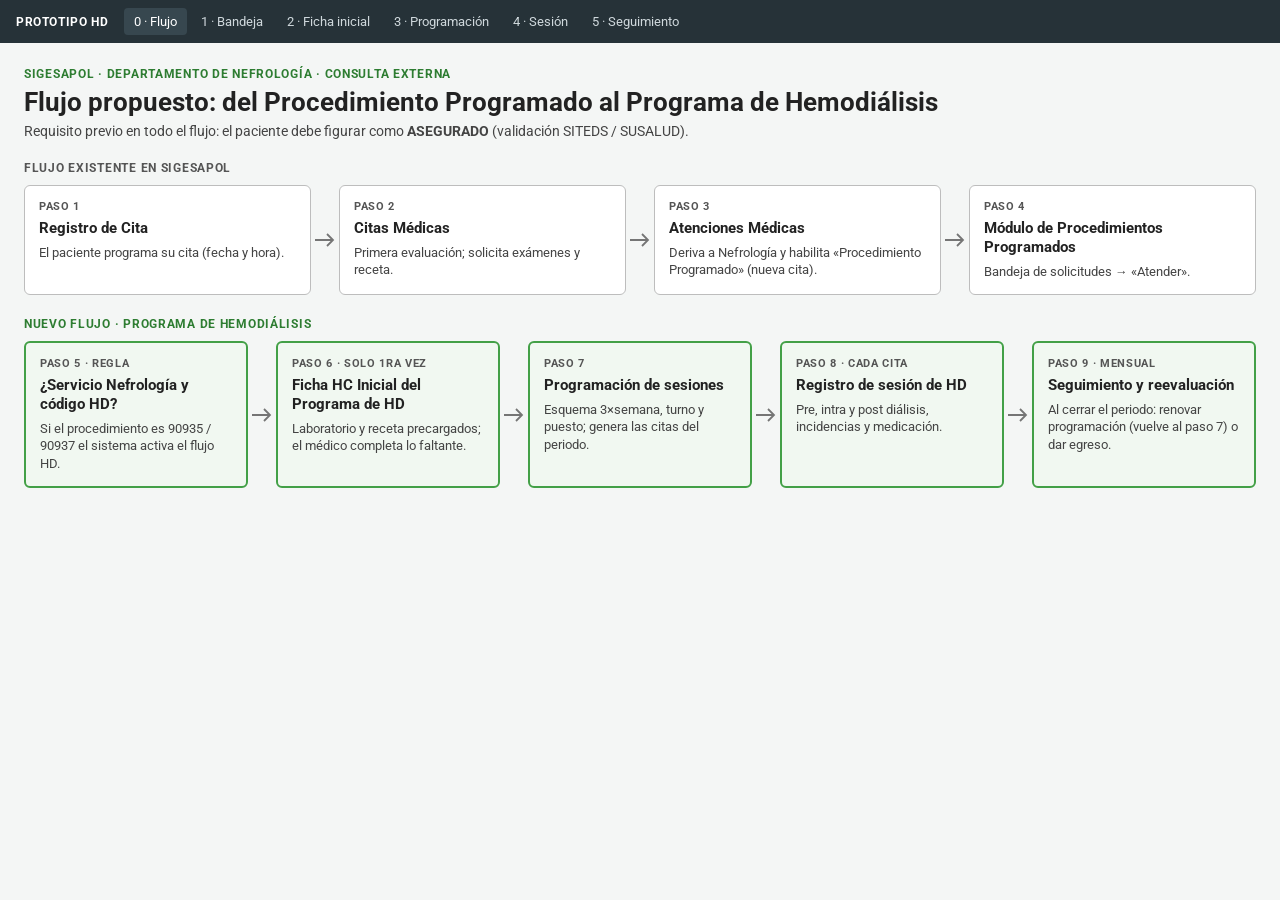
<file: index.html>
<!doctype html>
<html lang="es">
<head>
<meta charset="utf-8">
<meta name="viewport" content="width=device-width, initial-scale=1">
<title>Flujo propuesto · Hemodiálisis · SIGESAPOL</title>
<link rel="preconnect" href="https://fonts.googleapis.com">
<link href="https://fonts.googleapis.com/css2?family=Roboto:wght@400;500;700&display=swap" rel="stylesheet">
<link rel="stylesheet" href="css/hd.css">
</head>
<body>
<nav class="proto-nav" aria-label="Pantallas del prototipo">
  <strong>PROTOTIPO HD</strong>
  <a href="index.html">0 · Flujo</a>
  <a href="bandeja.html">1 · Bandeja</a>
  <a href="ficha-inicial.html">2 · Ficha inicial</a>
  <a href="programacion.html">3 · Programación</a>
  <a href="sesion.html">4 · Sesión</a>
  <a href="seguimiento.html">5 · Seguimiento</a>
</nav>

<main class="contenedor" style="gap:22px">
  <header style="display:flex;flex-direction:column;gap:6px">
    <div class="etiqueta-seccion verde">SIGESAPOL · DEPARTAMENTO DE NEFROLOGÍA · CONSULTA EXTERNA</div>
    <h1 style="margin:0;font-size:26px">Flujo propuesto: del Procedimiento Programado al Programa de Hemodiálisis</h1>
    <p style="margin:0;font-size:14px;color:var(--texto-2)">Requisito previo en todo el flujo: el paciente debe figurar como <b>ASEGURADO</b> (validación SITEDS / SUSALUD).</p>
  </header>

  <section style="display:flex;flex-direction:column;gap:10px" aria-labelledby="t-existente">
    <h2 id="t-existente" class="etiqueta-seccion" style="margin:0">FLUJO EXISTENTE EN SIGESAPOL</h2>
    <div class="flujo-fila">
      <div class="paso"><span class="num">PASO 1</span><span class="ttl">Registro de Cita</span><span class="txt">El paciente programa su cita (fecha y hora).</span></div>
      <div class="flecha"><svg width="22" height="14" viewBox="0 0 22 14" aria-hidden="true"><path d="M1 7h18M13 1l6 6-6 6" fill="none" stroke="currentColor" stroke-width="1.8"/></svg></div>
      <div class="paso"><span class="num">PASO 2</span><span class="ttl">Citas Médicas</span><span class="txt">Primera evaluación; solicita exámenes y receta.</span></div>
      <div class="flecha"><svg width="22" height="14" viewBox="0 0 22 14" aria-hidden="true"><path d="M1 7h18M13 1l6 6-6 6" fill="none" stroke="currentColor" stroke-width="1.8"/></svg></div>
      <div class="paso"><span class="num">PASO 3</span><span class="ttl">Atenciones Médicas</span><span class="txt">Deriva a Nefrología y habilita «Procedimiento Programado» (nueva cita).</span></div>
      <div class="flecha"><svg width="22" height="14" viewBox="0 0 22 14" aria-hidden="true"><path d="M1 7h18M13 1l6 6-6 6" fill="none" stroke="currentColor" stroke-width="1.8"/></svg></div>
      <a class="paso" href="bandeja.html" style="text-decoration:none;color:inherit"><span class="num">PASO 4</span><span class="ttl">Módulo de Procedimientos Programados</span><span class="txt">Bandeja de solicitudes → «Atender».</span></a>
    </div>
  </section>

  <section style="display:flex;flex-direction:column;gap:10px" aria-labelledby="t-nuevo">
    <h2 id="t-nuevo" class="etiqueta-seccion verde" style="margin:0">NUEVO FLUJO · PROGRAMA DE HEMODIÁLISIS</h2>
    <div class="flujo-fila">
      <div class="paso nuevo"><span class="num">PASO 5 · REGLA</span><span class="ttl">¿Servicio Nefrología y código HD?</span><span class="txt">Si el procedimiento es 90935 / 90937 el sistema activa el flujo HD.</span></div>
      <div class="flecha"><svg width="22" height="14" viewBox="0 0 22 14" aria-hidden="true"><path d="M1 7h18M13 1l6 6-6 6" fill="none" stroke="currentColor" stroke-width="1.8"/></svg></div>
      <a class="paso nuevo" href="ficha-inicial.html" style="text-decoration:none;color:inherit"><span class="num">PASO 6 · SOLO 1RA VEZ</span><span class="ttl">Ficha HC Inicial del Programa de HD</span><span class="txt">Laboratorio y receta precargados; el médico completa lo faltante.</span></a>
      <div class="flecha"><svg width="22" height="14" viewBox="0 0 22 14" aria-hidden="true"><path d="M1 7h18M13 1l6 6-6 6" fill="none" stroke="currentColor" stroke-width="1.8"/></svg></div>
      <a class="paso nuevo" href="programacion.html" style="text-decoration:none;color:inherit"><span class="num">PASO 7</span><span class="ttl">Programación de sesiones</span><span class="txt">Esquema 3×semana, turno y puesto; genera las citas del periodo.</span></a>
      <div class="flecha"><svg width="22" height="14" viewBox="0 0 22 14" aria-hidden="true"><path d="M1 7h18M13 1l6 6-6 6" fill="none" stroke="currentColor" stroke-width="1.8"/></svg></div>
      <a class="paso nuevo" href="sesion.html" style="text-decoration:none;color:inherit"><span class="num">PASO 8 · CADA CITA</span><span class="ttl">Registro de sesión de HD</span><span class="txt">Pre, intra y post diálisis, incidencias y medicación.</span></a>
      <div class="flecha"><svg width="22" height="14" viewBox="0 0 22 14" aria-hidden="true"><path d="M1 7h18M13 1l6 6-6 6" fill="none" stroke="currentColor" stroke-width="1.8"/></svg></div>
      <a class="paso nuevo" href="seguimiento.html" style="text-decoration:none;color:inherit"><span class="num">PASO 9 · MENSUAL</span><span class="ttl">Seguimiento y reevaluación</span><span class="txt">Al cerrar el periodo: renovar programación (vuelve al paso 7) o dar egreso.</span></a>
    </div>
  </section>
</main>
<script src="js/hd.js"></script>
</body>
</html>
</file>
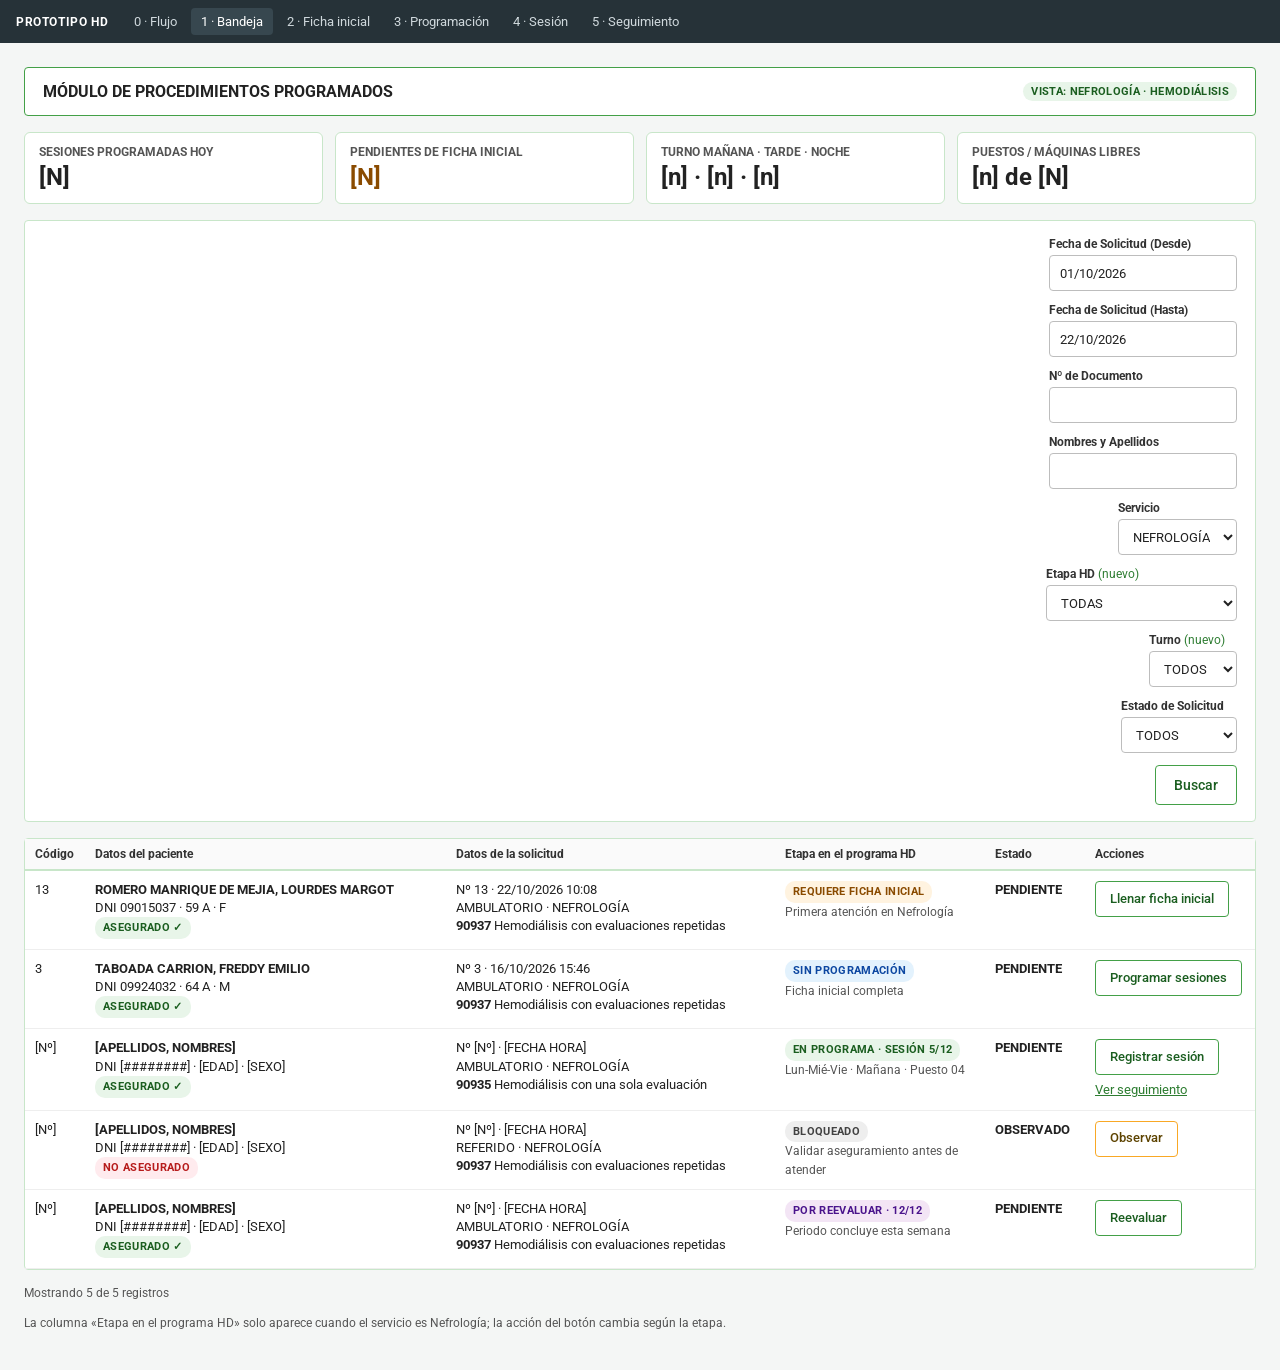
<file: bandeja.html>
<!doctype html>
<html lang="es">
<head>
<meta charset="utf-8">
<meta name="viewport" content="width=device-width, initial-scale=1">
<title>Módulo de Procedimientos Programados · SIGESAPOL</title>
<link rel="preconnect" href="https://fonts.googleapis.com">
<link href="https://fonts.googleapis.com/css2?family=Roboto:wght@400;500;700&display=swap" rel="stylesheet">
<link rel="stylesheet" href="css/hd.css">
</head>
<body>
<nav class="proto-nav" aria-label="Pantallas del prototipo">
  <strong>PROTOTIPO HD</strong>
  <a href="index.html">0 · Flujo</a>
  <a href="bandeja.html">1 · Bandeja</a>
  <a href="ficha-inicial.html">2 · Ficha inicial</a>
  <a href="programacion.html">3 · Programación</a>
  <a href="sesion.html">4 · Sesión</a>
  <a href="seguimiento.html">5 · Seguimiento</a>
</nav>

<main class="contenedor">
  <div class="cabecera">
    <h1 class="titulo-modulo" style="margin:0;font-size:16px">MÓDULO DE PROCEDIMIENTOS PROGRAMADOS</h1>
    <span class="pill pill-verde">VISTA: NEFROLOGÍA · HEMODIÁLISIS</span>
  </div>

  <div class="kpis">
    <div class="kpi"><span class="k">SESIONES PROGRAMADAS HOY</span><span class="v">[N]</span></div>
    <div class="kpi"><span class="k">PENDIENTES DE FICHA INICIAL</span><span class="v" style="color:var(--naranja)">[N]</span></div>
    <div class="kpi"><span class="k">TURNO MAÑANA · TARDE · NOCHE</span><span class="v">[n] · [n] · [n]</span></div>
    <div class="kpi"><span class="k">PUESTOS / MÁQUINAS LIBRES</span><span class="v">[n] de [N]</span></div>
  </div>

  <form id="form-bandeja" class="panel grid-campos" style="align-items:end">
    <div><label class="lbl" for="f-desde">Fecha de Solicitud (Desde)</label><input id="f-desde" class="inp" value="01/10/2026"></div>
    <div><label class="lbl" for="f-hasta">Fecha de Solicitud (Hasta)</label><input id="f-hasta" class="inp" value="22/10/2026"></div>
    <div><label class="lbl" for="f-doc">Nº de Documento</label><input id="f-doc" class="inp" inputmode="numeric"></div>
    <div><label class="lbl" for="f-nom">Nombres y Apellidos</label><input id="f-nom" class="inp"></div>
    <div><label class="lbl" for="f-servicio">Servicio</label><select id="f-servicio" class="inp"><option>NEFROLOGÍA</option></select></div>
    <div><label class="lbl" for="f-etapa">Etapa HD <span style="font-weight:400;color:var(--verde)">(nuevo)</span></label>
      <select id="f-etapa" class="inp">
        <option value="TODAS">TODAS</option>
        <option value="FICHA">Requiere ficha inicial</option>
        <option value="SIN_PROG">Sin programación</option>
        <option value="EN_PROGRAMA">En programa</option>
        <option value="REEVALUAR">Por reevaluar</option>
        <option value="BLOQUEADO">Bloqueado (no asegurado)</option>
      </select></div>
    <div><label class="lbl" for="f-turno">Turno <span style="font-weight:400;color:var(--verde)">(nuevo)</span></label><select id="f-turno" class="inp"><option>TODOS</option><option>Mañana</option><option>Tarde</option><option>Noche</option></select></div>
    <div><label class="lbl" for="f-estado">Estado de Solicitud</label><select id="f-estado" class="inp"><option>TODOS</option><option>PENDIENTE</option><option>OBSERVADO</option><option>ANULADO</option></select></div>
    <button type="submit" class="btn btn-verde">Buscar</button>
  </form>

  <div class="panel" style="padding:0">
    <div class="tabla-wrap">
      <table id="tabla-bandeja" class="tabla amplia" style="min-width:980px">
        <thead><tr>
          <th style="width:60px">Código</th><th>Datos del paciente</th><th>Datos de la solicitud</th>
          <th style="width:210px">Etapa en el programa HD</th><th style="width:100px">Estado</th><th style="width:170px">Acciones</th>
        </tr></thead>
        <tbody>
          <tr data-etapa="FICHA" data-doc="09015037">
            <td>13</td>
            <td><b>ROMERO MANRIQUE DE MEJIA, LOURDES MARGOT</b><br>DNI 09015037 · 59 A · F<br><span class="pill pill-verde">ASEGURADO ✓</span></td>
            <td>Nº 13 · 22/10/2026 10:08<br>AMBULATORIO · NEFROLOGÍA<br><b>90937</b> Hemodiálisis con evaluaciones repetidas</td>
            <td><span class="pill pill-naranja">REQUIERE FICHA INICIAL</span><br><span class="nota">Primera atención en Nefrología</span></td>
            <td><b>PENDIENTE</b></td>
            <td><a class="btn sm btn-verde" href="ficha-inicial.html">Llenar ficha inicial</a></td>
          </tr>
          <tr data-etapa="SIN_PROG" data-doc="09924032">
            <td>3</td>
            <td><b>TABOADA CARRION, FREDDY EMILIO</b><br>DNI 09924032 · 64 A · M<br><span class="pill pill-verde">ASEGURADO ✓</span></td>
            <td>Nº 3 · 16/10/2026 15:46<br>AMBULATORIO · NEFROLOGÍA<br><b>90937</b> Hemodiálisis con evaluaciones repetidas</td>
            <td><span class="pill pill-azul">SIN PROGRAMACIÓN</span><br><span class="nota">Ficha inicial completa</span></td>
            <td><b>PENDIENTE</b></td>
            <td><a class="btn sm btn-verde" href="programacion.html">Programar sesiones</a></td>
          </tr>
          <tr data-etapa="EN_PROGRAMA" data-doc="">
            <td>[Nº]</td>
            <td><b>[APELLIDOS, NOMBRES]</b><br>DNI [########] · [EDAD] · [SEXO]<br><span class="pill pill-verde">ASEGURADO ✓</span></td>
            <td>Nº [Nº] · [FECHA HORA]<br>AMBULATORIO · NEFROLOGÍA<br><b>90935</b> Hemodiálisis con una sola evaluación</td>
            <td><span class="pill pill-verde">EN PROGRAMA · SESIÓN 5/12</span><br><span class="nota">Lun-Mié-Vie · Mañana · Puesto 04</span></td>
            <td><b>PENDIENTE</b></td>
            <td><div style="display:flex;flex-direction:column;gap:6px;align-items:flex-start"><a class="btn sm btn-verde" href="sesion.html">Registrar sesión</a><a href="seguimiento.html">Ver seguimiento</a></div></td>
          </tr>
          <tr data-etapa="BLOQUEADO" data-doc="">
            <td>[Nº]</td>
            <td><b>[APELLIDOS, NOMBRES]</b><br>DNI [########] · [EDAD] · [SEXO]<br><span class="pill pill-rojo">NO ASEGURADO</span></td>
            <td>Nº [Nº] · [FECHA HORA]<br>REFERIDO · NEFROLOGÍA<br><b>90937</b> Hemodiálisis con evaluaciones repetidas</td>
            <td><span class="pill pill-gris">BLOQUEADO</span><br><span class="nota">Validar aseguramiento antes de atender</span></td>
            <td><b>OBSERVADO</b></td>
            <td><button type="button" class="btn sm btn-ambar">Observar</button></td>
          </tr>
          <tr data-etapa="REEVALUAR" data-doc="">
            <td>[Nº]</td>
            <td><b>[APELLIDOS, NOMBRES]</b><br>DNI [########] · [EDAD] · [SEXO]<br><span class="pill pill-verde">ASEGURADO ✓</span></td>
            <td>Nº [Nº] · [FECHA HORA]<br>AMBULATORIO · NEFROLOGÍA<br><b>90937</b> Hemodiálisis con evaluaciones repetidas</td>
            <td><span class="pill pill-morado">POR REEVALUAR · 12/12</span><br><span class="nota">Periodo concluye esta semana</span></td>
            <td><b>PENDIENTE</b></td>
            <td><a class="btn sm btn-verde" href="seguimiento.html">Reevaluar</a></td>
          </tr>
        </tbody>
      </table>
    </div>
  </div>
  <p id="contador-bandeja" class="nota" style="margin:0">Mostrando 5 de 5 registros</p>
  <p class="nota" style="margin:0">La columna «Etapa en el programa HD» solo aparece cuando el servicio es Nefrología; la acción del botón cambia según la etapa.</p>
</main>
<script src="js/hd.js"></script>
</body>
</html>
</file>
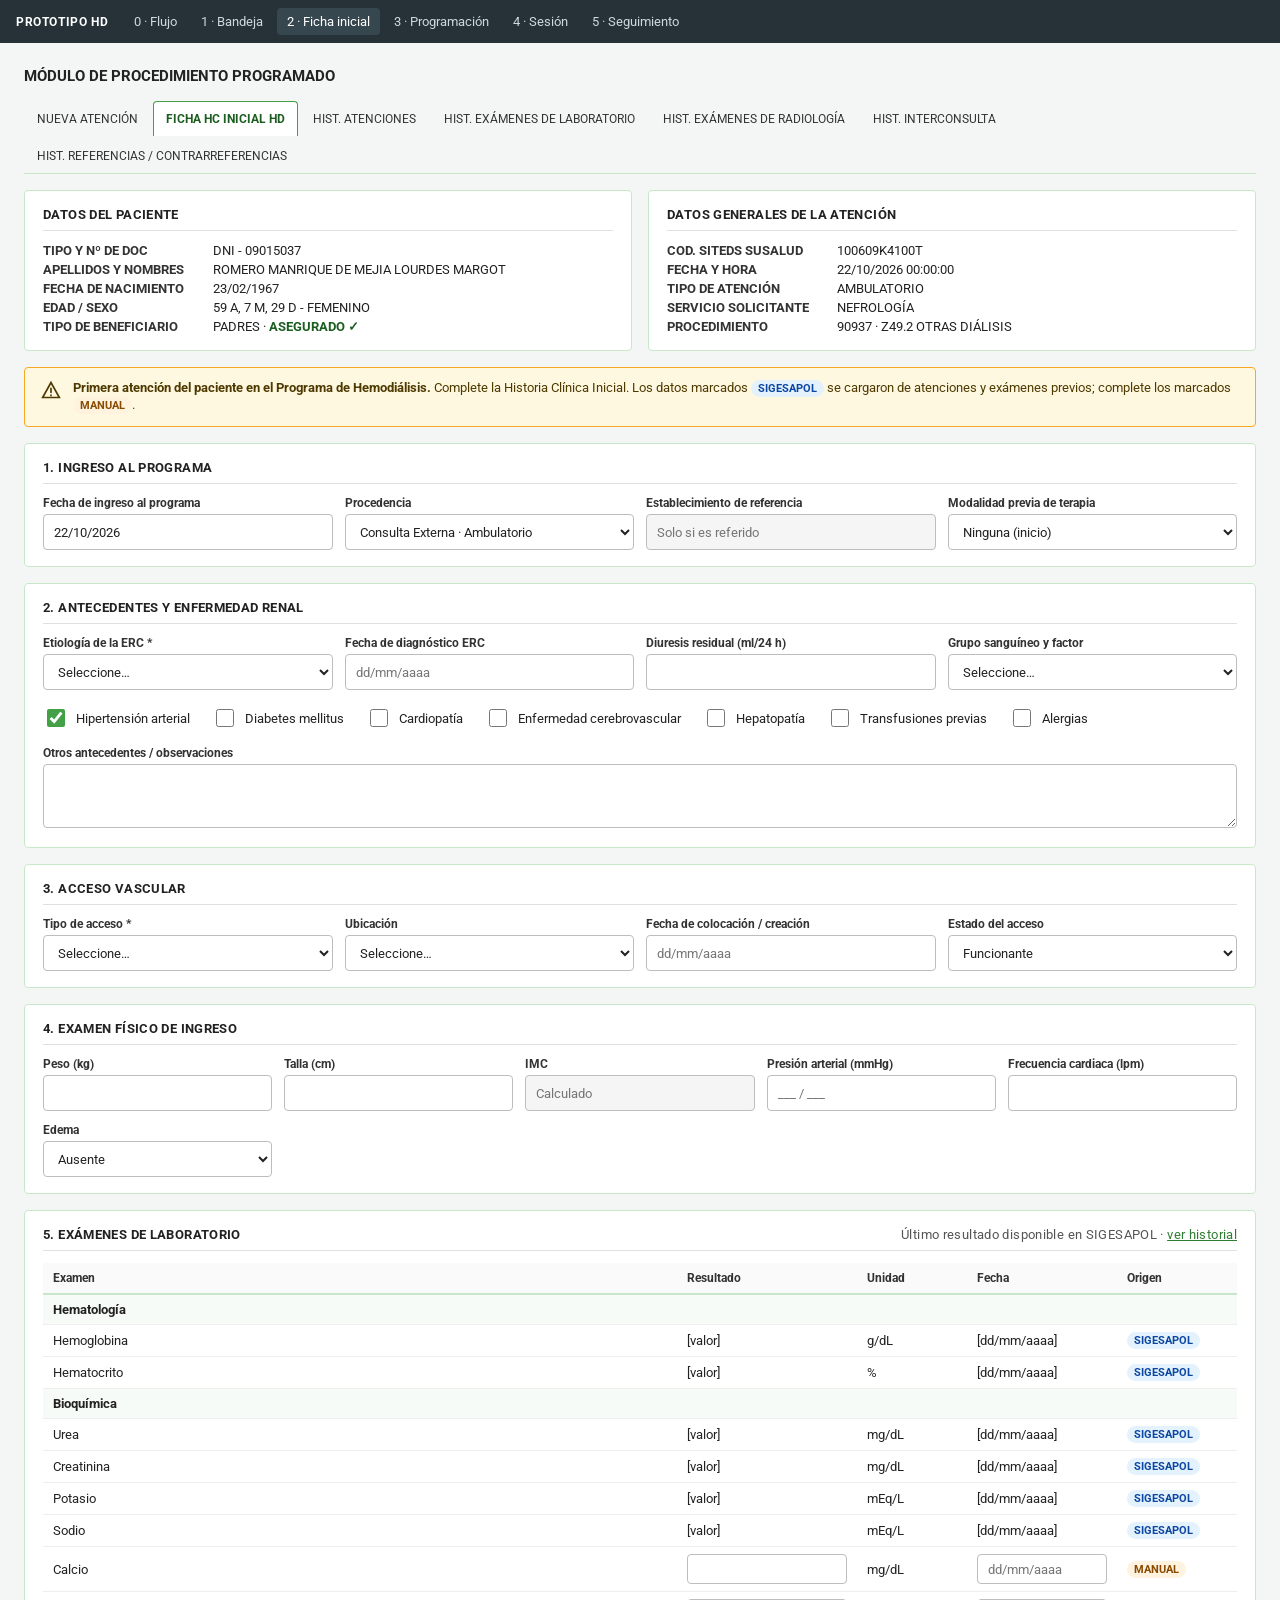
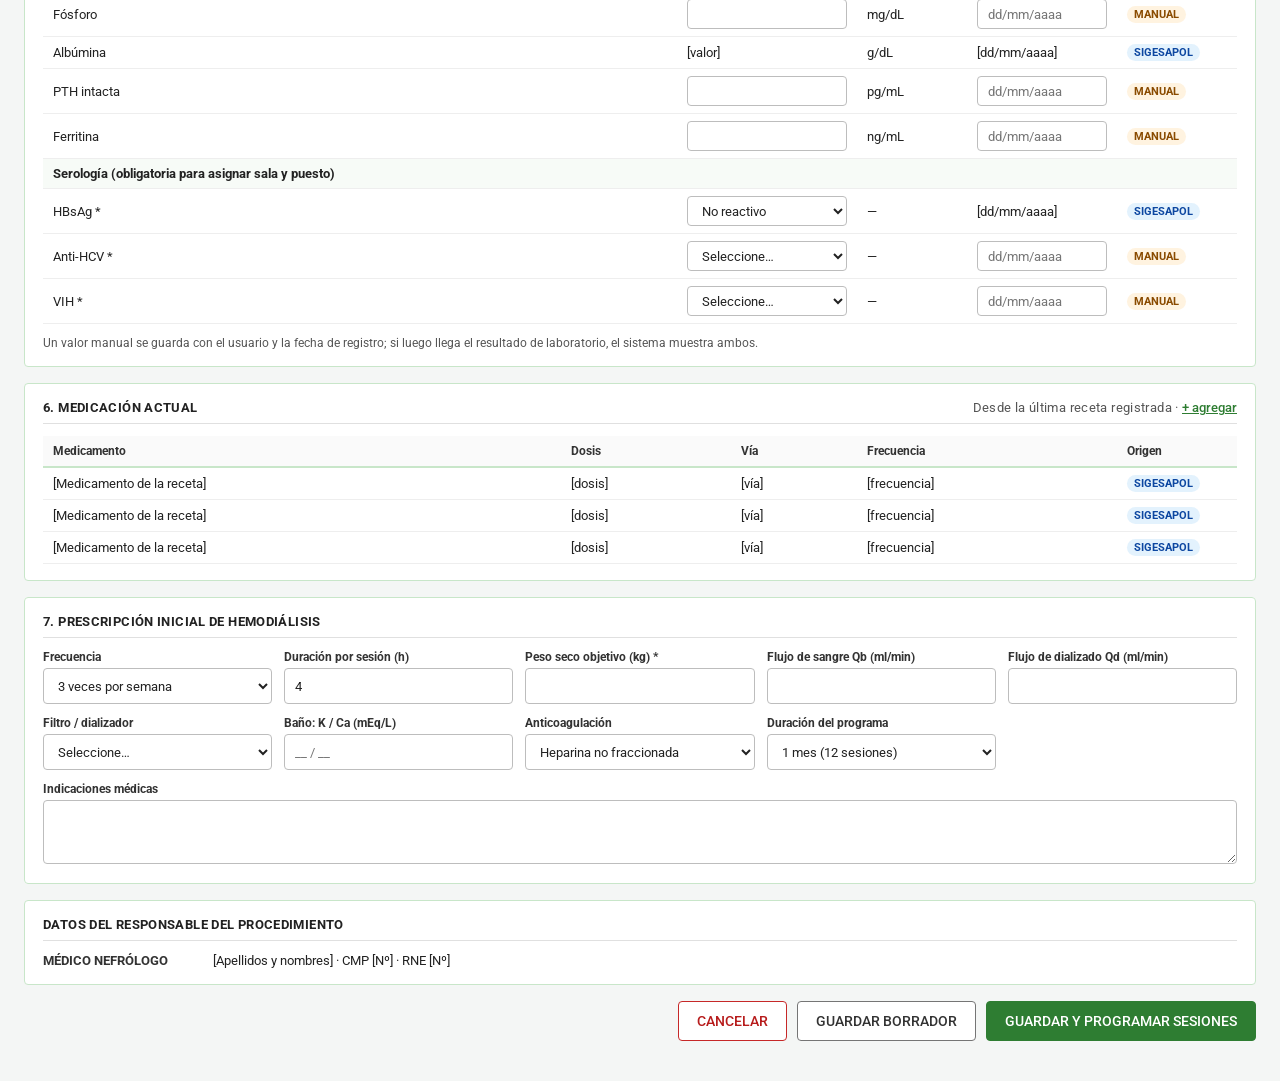
<file: ficha-inicial.html>
<!doctype html>
<html lang="es">
<head>
<meta charset="utf-8">
<meta name="viewport" content="width=device-width, initial-scale=1">
<title>Ficha HC Inicial · Programa de Hemodiálisis · SIGESAPOL</title>
<link rel="preconnect" href="https://fonts.googleapis.com">
<link href="https://fonts.googleapis.com/css2?family=Roboto:wght@400;500;700&display=swap" rel="stylesheet">
<link rel="stylesheet" href="css/hd.css">
</head>
<body>
<nav class="proto-nav" aria-label="Pantallas del prototipo">
  <strong>PROTOTIPO HD</strong>
  <a href="index.html">0 · Flujo</a>
  <a href="bandeja.html">1 · Bandeja</a>
  <a href="ficha-inicial.html">2 · Ficha inicial</a>
  <a href="programacion.html">3 · Programación</a>
  <a href="sesion.html">4 · Sesión</a>
  <a href="seguimiento.html">5 · Seguimiento</a>
</nav>

<main class="contenedor">
  <h1 class="titulo-modulo" style="margin:0">MÓDULO DE PROCEDIMIENTO PROGRAMADO</h1>

  <div class="tabs" role="tablist" aria-label="Secciones de la atención">
    <button class="tab" role="tab" aria-selected="false" aria-controls="tp-nueva">NUEVA ATENCIÓN</button>
    <button class="tab" role="tab" aria-selected="true" aria-controls="form-ficha">FICHA HC INICIAL HD</button>
    <button class="tab" role="tab" aria-selected="false" aria-controls="tp-hist">HIST. ATENCIONES</button>
    <button class="tab" role="tab" aria-selected="false" aria-controls="tp-hist">HIST. EXÁMENES DE LABORATORIO</button>
    <button class="tab" role="tab" aria-selected="false" aria-controls="tp-hist">HIST. EXÁMENES DE RADIOLOGÍA</button>
    <button class="tab" role="tab" aria-selected="false" aria-controls="tp-hist">HIST. INTERCONSULTA</button>
    <button class="tab" role="tab" aria-selected="false" aria-controls="tp-hist">HIST. REFERENCIAS / CONTRARREFERENCIAS</button>
  </div>

  <div class="grid-2">
    <div class="panel"><div class="panel-titulo">DATOS DEL PACIENTE</div>
      <div class="kv"><span class="k">TIPO Y Nº DE DOC</span><span>DNI - 09015037</span><span class="k">APELLIDOS Y NOMBRES</span><span>ROMERO MANRIQUE DE MEJIA LOURDES MARGOT</span><span class="k">FECHA DE NACIMIENTO</span><span>23/02/1967</span><span class="k">EDAD / SEXO</span><span>59 A, 7 M, 29 D - FEMENINO</span><span class="k">TIPO DE BENEFICIARIO</span><span>PADRES · <b style="color:var(--verde-osc)">ASEGURADO ✓</b></span></div>
    </div>
    <div class="panel"><div class="panel-titulo">DATOS GENERALES DE LA ATENCIÓN</div>
      <div class="kv"><span class="k">COD. SITEDS SUSALUD</span><span>100609K4100T</span><span class="k">FECHA Y HORA</span><span>22/10/2026 00:00:00</span><span class="k">TIPO DE ATENCIÓN</span><span>AMBULATORIO</span><span class="k">SERVICIO SOLICITANTE</span><span>NEFROLOGÍA</span><span class="k">PROCEDIMIENTO</span><span>90937 · Z49.2 OTRAS DIÁLISIS</span></div>
    </div>
  </div>

  <section id="tp-nueva" class="tab-panel panel" hidden>
    <p class="nota" style="margin:0">Pantalla actual de «Nueva atención» del Módulo de Procedimiento Programado (sin cambios).</p>
  </section>
  <section id="tp-hist" class="tab-panel panel" hidden>
    <p class="nota" style="margin:0">Historiales existentes de SIGESAPOL (sin cambios).</p>
  </section>

  <form id="form-ficha" class="tab-panel" style="display:flex;flex-direction:column;gap:16px" novalidate>
    <div class="aviso aviso-ambar" role="note">
      <svg width="20" height="20" viewBox="0 0 24 24" aria-hidden="true"><path d="M12 3 2 21h20L12 3zM12 10v5M12 18v.5" fill="none" stroke="currentColor" stroke-width="2" stroke-linecap="round"/></svg>
      <div><b>Primera atención del paciente en el Programa de Hemodiálisis.</b> Complete la Historia Clínica Inicial. Los datos marcados <span class="origen-auto">SIGESAPOL</span> se cargaron de atenciones y exámenes previos; complete los marcados <span class="origen-manual">MANUAL</span>.</div>
    </div>

    <fieldset class="panel" style="margin:0"><legend class="sr-only">Ingreso al programa</legend>
      <div class="panel-titulo">1. INGRESO AL PROGRAMA</div>
      <div class="grid-campos">
        <div><label class="lbl" for="a-fecha">Fecha de ingreso al programa</label><input id="a-fecha" class="inp" value="22/10/2026"></div>
        <div><label class="lbl" for="a-procedencia">Procedencia</label><select id="a-procedencia" class="inp"><option value="AMBULATORIO">Consulta Externa · Ambulatorio</option><option value="REFERIDO">Consulta Externa · Referido</option></select></div>
        <div><label class="lbl" for="a-referencia">Establecimiento de referencia</label><input id="a-referencia" class="inp" placeholder="Solo si es referido"></div>
        <div><label class="lbl" for="a-terapia">Modalidad previa de terapia</label><select id="a-terapia" class="inp"><option>Ninguna (inicio)</option><option>Hemodiálisis en otro centro</option><option>Diálisis peritoneal</option><option>Trasplante</option></select></div>
      </div>
    </fieldset>

    <fieldset class="panel" style="margin:0"><legend class="sr-only">Antecedentes</legend>
      <div class="panel-titulo">2. ANTECEDENTES Y ENFERMEDAD RENAL</div>
      <div class="grid-campos">
        <div><label class="lbl" for="b-etiologia">Etiología de la ERC *</label><select id="b-etiologia" class="inp" data-requerido><option value="">Seleccione…</option><option>Nefropatía diabética</option><option>Nefroesclerosis hipertensiva</option><option>Glomerulonefritis</option><option>Poliquistosis</option><option>Uropatía obstructiva</option><option>No determinada</option><option>Otra</option></select></div>
        <div><label class="lbl" for="b-fecha-erc">Fecha de diagnóstico ERC</label><input id="b-fecha-erc" class="inp" placeholder="dd/mm/aaaa"></div>
        <div><label class="lbl" for="b-diuresis">Diuresis residual (ml/24 h)</label><input id="b-diuresis" class="inp" inputmode="numeric"></div>
        <div><label class="lbl" for="b-grupo">Grupo sanguíneo y factor</label><select id="b-grupo" class="inp"><option value="">Seleccione…</option><option>O+</option><option>O-</option><option>A+</option><option>A-</option><option>B+</option><option>B-</option><option>AB+</option><option>AB-</option></select></div>
      </div>
      <div class="checks">
        <label class="chk"><input type="checkbox" checked> Hipertensión arterial</label>
        <label class="chk"><input type="checkbox"> Diabetes mellitus</label>
        <label class="chk"><input type="checkbox"> Cardiopatía</label>
        <label class="chk"><input type="checkbox"> Enfermedad cerebrovascular</label>
        <label class="chk"><input type="checkbox"> Hepatopatía</label>
        <label class="chk"><input type="checkbox"> Transfusiones previas</label>
        <label class="chk"><input type="checkbox"> Alergias</label>
      </div>
      <div><label class="lbl" for="b-otros">Otros antecedentes / observaciones</label><textarea id="b-otros" class="inp"></textarea></div>
    </fieldset>

    <fieldset class="panel" style="margin:0"><legend class="sr-only">Acceso vascular</legend>
      <div class="panel-titulo">3. ACCESO VASCULAR</div>
      <div class="grid-campos">
        <div><label class="lbl" for="c-acceso">Tipo de acceso *</label><select id="c-acceso" class="inp" data-requerido><option value="">Seleccione…</option><option>Fístula arteriovenosa (FAV)</option><option>Injerto (prótesis)</option><option>Catéter venoso central temporal</option><option>Catéter venoso central tunelizado</option></select></div>
        <div><label class="lbl" for="c-ubicacion">Ubicación</label><select id="c-ubicacion" class="inp"><option value="">Seleccione…</option><option>Radiocefálica izq.</option><option>Humerocefálica izq.</option><option>Yugular interna der.</option><option>Femoral</option><option>Otra</option></select></div>
        <div><label class="lbl" for="c-fecha">Fecha de colocación / creación</label><input id="c-fecha" class="inp" placeholder="dd/mm/aaaa"></div>
        <div><label class="lbl" for="c-estado">Estado del acceso</label><select id="c-estado" class="inp"><option>Funcionante</option><option>En maduración</option><option>Disfuncional</option></select></div>
      </div>
    </fieldset>

    <fieldset class="panel" style="margin:0"><legend class="sr-only">Examen físico</legend>
      <div class="panel-titulo">4. EXAMEN FÍSICO DE INGRESO</div>
      <div class="grid-campos">
        <div><label class="lbl" for="d-peso">Peso (kg)</label><input id="d-peso" class="inp" inputmode="decimal"></div>
        <div><label class="lbl" for="d-talla">Talla (cm)</label><input id="d-talla" class="inp" inputmode="decimal"></div>
        <div><label class="lbl" for="d-imc">IMC</label><input id="d-imc" class="inp" placeholder="Calculado" readonly></div>
        <div><label class="lbl" for="d-pa">Presión arterial (mmHg)</label><input id="d-pa" class="inp" placeholder="___ / ___"></div>
        <div><label class="lbl" for="d-fc">Frecuencia cardiaca (lpm)</label><input id="d-fc" class="inp" inputmode="numeric"></div>
        <div><label class="lbl" for="d-edema">Edema</label><select id="d-edema" class="inp"><option>Ausente</option><option>+</option><option>++</option><option>+++</option></select></div>
      </div>
    </fieldset>

    <section class="panel">
      <div class="panel-titulo"><span>5. EXÁMENES DE LABORATORIO</span><span class="sub">Último resultado disponible en SIGESAPOL · <a href="#">ver historial</a></span></div>
      <div class="tabla-wrap">
        <table class="tabla" style="min-width:760px">
          <thead><tr><th>Examen</th><th style="width:180px">Resultado</th><th style="width:110px">Unidad</th><th style="width:150px">Fecha</th><th style="width:120px">Origen</th></tr></thead>
          <tbody>
            <tr class="grupo"><td colspan="5">Hematología</td></tr>
            <tr><td>Hemoglobina</td><td>[valor]</td><td>g/dL</td><td>[dd/mm/aaaa]</td><td><span class="origen-auto">SIGESAPOL</span></td></tr>
            <tr><td>Hematocrito</td><td>[valor]</td><td>%</td><td>[dd/mm/aaaa]</td><td><span class="origen-auto">SIGESAPOL</span></td></tr>
            <tr class="grupo"><td colspan="5">Bioquímica</td></tr>
            <tr><td>Urea</td><td>[valor]</td><td>mg/dL</td><td>[dd/mm/aaaa]</td><td><span class="origen-auto">SIGESAPOL</span></td></tr>
            <tr><td>Creatinina</td><td>[valor]</td><td>mg/dL</td><td>[dd/mm/aaaa]</td><td><span class="origen-auto">SIGESAPOL</span></td></tr>
            <tr><td>Potasio</td><td>[valor]</td><td>mEq/L</td><td>[dd/mm/aaaa]</td><td><span class="origen-auto">SIGESAPOL</span></td></tr>
            <tr><td>Sodio</td><td>[valor]</td><td>mEq/L</td><td>[dd/mm/aaaa]</td><td><span class="origen-auto">SIGESAPOL</span></td></tr>
            <tr><td>Calcio</td><td><input class="inp sm" aria-label="Calcio" inputmode="decimal"></td><td>mg/dL</td><td><input class="inp sm" placeholder="dd/mm/aaaa" aria-label="Fecha calcio"></td><td><span class="origen-manual">MANUAL</span></td></tr>
            <tr><td>Fósforo</td><td><input class="inp sm" aria-label="Fósforo" inputmode="decimal"></td><td>mg/dL</td><td><input class="inp sm" placeholder="dd/mm/aaaa" aria-label="Fecha fósforo"></td><td><span class="origen-manual">MANUAL</span></td></tr>
            <tr><td>Albúmina</td><td>[valor]</td><td>g/dL</td><td>[dd/mm/aaaa]</td><td><span class="origen-auto">SIGESAPOL</span></td></tr>
            <tr><td>PTH intacta</td><td><input class="inp sm" aria-label="PTH" inputmode="decimal"></td><td>pg/mL</td><td><input class="inp sm" placeholder="dd/mm/aaaa" aria-label="Fecha PTH"></td><td><span class="origen-manual">MANUAL</span></td></tr>
            <tr><td>Ferritina</td><td><input class="inp sm" aria-label="Ferritina" inputmode="decimal"></td><td>ng/mL</td><td><input class="inp sm" placeholder="dd/mm/aaaa" aria-label="Fecha ferritina"></td><td><span class="origen-manual">MANUAL</span></td></tr>
            <tr class="grupo"><td colspan="5">Serología (obligatoria para asignar sala y puesto)</td></tr>
            <tr><td>HBsAg *</td><td><select id="l-hbsag" class="inp sm" aria-label="HBsAg" data-requerido><option value="NO_REACTIVO">No reactivo</option><option value="REACTIVO">Reactivo</option></select></td><td>—</td><td>[dd/mm/aaaa]</td><td><span class="origen-auto">SIGESAPOL</span></td></tr>
            <tr><td>Anti-HCV *</td><td><select id="l-hcv" class="inp sm" aria-label="Anti-HCV" data-requerido><option value="">Seleccione…</option><option value="NO_REACTIVO">No reactivo</option><option value="REACTIVO">Reactivo</option></select></td><td>—</td><td><input class="inp sm" placeholder="dd/mm/aaaa" aria-label="Fecha anti-HCV"></td><td><span class="origen-manual">MANUAL</span></td></tr>
            <tr><td>VIH *</td><td><select id="l-vih" class="inp sm" aria-label="VIH" data-requerido><option value="">Seleccione…</option><option value="NO_REACTIVO">No reactivo</option><option value="REACTIVO">Reactivo</option></select></td><td>—</td><td><input class="inp sm" placeholder="dd/mm/aaaa" aria-label="Fecha VIH"></td><td><span class="origen-manual">MANUAL</span></td></tr>
          </tbody>
        </table>
      </div>
      <p class="nota" style="margin:0">Un valor manual se guarda con el usuario y la fecha de registro; si luego llega el resultado de laboratorio, el sistema muestra ambos.</p>
    </section>

    <section class="panel">
      <div class="panel-titulo"><span>6. MEDICACIÓN ACTUAL</span><span class="sub">Desde la última receta registrada · <button type="button" id="btn-agregar-med" class="link-btn">+ agregar</button></span></div>
      <div class="tabla-wrap">
        <table id="tabla-meds" class="tabla" style="min-width:700px">
          <thead><tr><th>Medicamento</th><th>Dosis</th><th>Vía</th><th>Frecuencia</th><th style="width:120px">Origen</th></tr></thead>
          <tbody>
            <tr><td>[Medicamento de la receta]</td><td>[dosis]</td><td>[vía]</td><td>[frecuencia]</td><td><span class="origen-auto">SIGESAPOL</span></td></tr>
            <tr><td>[Medicamento de la receta]</td><td>[dosis]</td><td>[vía]</td><td>[frecuencia]</td><td><span class="origen-auto">SIGESAPOL</span></td></tr>
            <tr><td>[Medicamento de la receta]</td><td>[dosis]</td><td>[vía]</td><td>[frecuencia]</td><td><span class="origen-auto">SIGESAPOL</span></td></tr>
          </tbody>
        </table>
      </div>
    </section>

    <fieldset class="panel" style="margin:0"><legend class="sr-only">Prescripción inicial</legend>
      <div class="panel-titulo">7. PRESCRIPCIÓN INICIAL DE HEMODIÁLISIS</div>
      <div class="grid-campos">
        <div><label class="lbl" for="p-frecuencia">Frecuencia</label><select id="p-frecuencia" class="inp"><option value="3">3 veces por semana</option><option value="2">2 veces por semana</option></select></div>
        <div><label class="lbl" for="p-duracion">Duración por sesión (h)</label><input id="p-duracion" class="inp" value="4" inputmode="decimal"></div>
        <div><label class="lbl" for="p-peso-seco">Peso seco objetivo (kg) *</label><input id="p-peso-seco" class="inp" inputmode="decimal" data-requerido></div>
        <div><label class="lbl" for="p-qb">Flujo de sangre Qb (ml/min)</label><input id="p-qb" class="inp" inputmode="numeric"></div>
        <div><label class="lbl" for="p-qd">Flujo de dializado Qd (ml/min)</label><input id="p-qd" class="inp" inputmode="numeric"></div>
        <div><label class="lbl" for="p-filtro">Filtro / dializador</label><select id="p-filtro" class="inp"><option value="">Seleccione…</option><option>[Filtro del catálogo]</option></select></div>
        <div><label class="lbl" for="p-bano">Baño: K / Ca (mEq/L)</label><input id="p-bano" class="inp" placeholder="__ / __"></div>
        <div><label class="lbl" for="p-anticoag">Anticoagulación</label><select id="p-anticoag" class="inp"><option>Heparina no fraccionada</option><option>Bajo peso molecular</option><option>Sin heparina</option></select></div>
        <div><label class="lbl" for="p-programa">Duración del programa</label><select id="p-programa" class="inp"><option value="12">1 mes (12 sesiones)</option><option value="24">2 meses (24 sesiones)</option></select></div>
      </div>
      <div><label class="lbl" for="p-indicaciones">Indicaciones médicas</label><textarea id="p-indicaciones" class="inp"></textarea></div>
    </fieldset>

    <div class="panel"><div class="panel-titulo">DATOS DEL RESPONSABLE DEL PROCEDIMIENTO</div>
      <div class="kv"><span class="k">MÉDICO NEFRÓLOGO</span><span>[Apellidos y nombres] · CMP [Nº] · RNE [Nº]</span></div>
    </div>

    <div class="fila-acciones">
      <a class="btn btn-rojo" href="bandeja.html">CANCELAR</a>
      <button type="button" id="btn-borrador" class="btn btn-gris">GUARDAR BORRADOR</button>
      <button type="submit" class="btn btn-primario">GUARDAR Y PROGRAMAR SESIONES</button>
    </div>
  </form>
</main>
<script src="js/hd.js"></script>
</body>
</html>
</file>
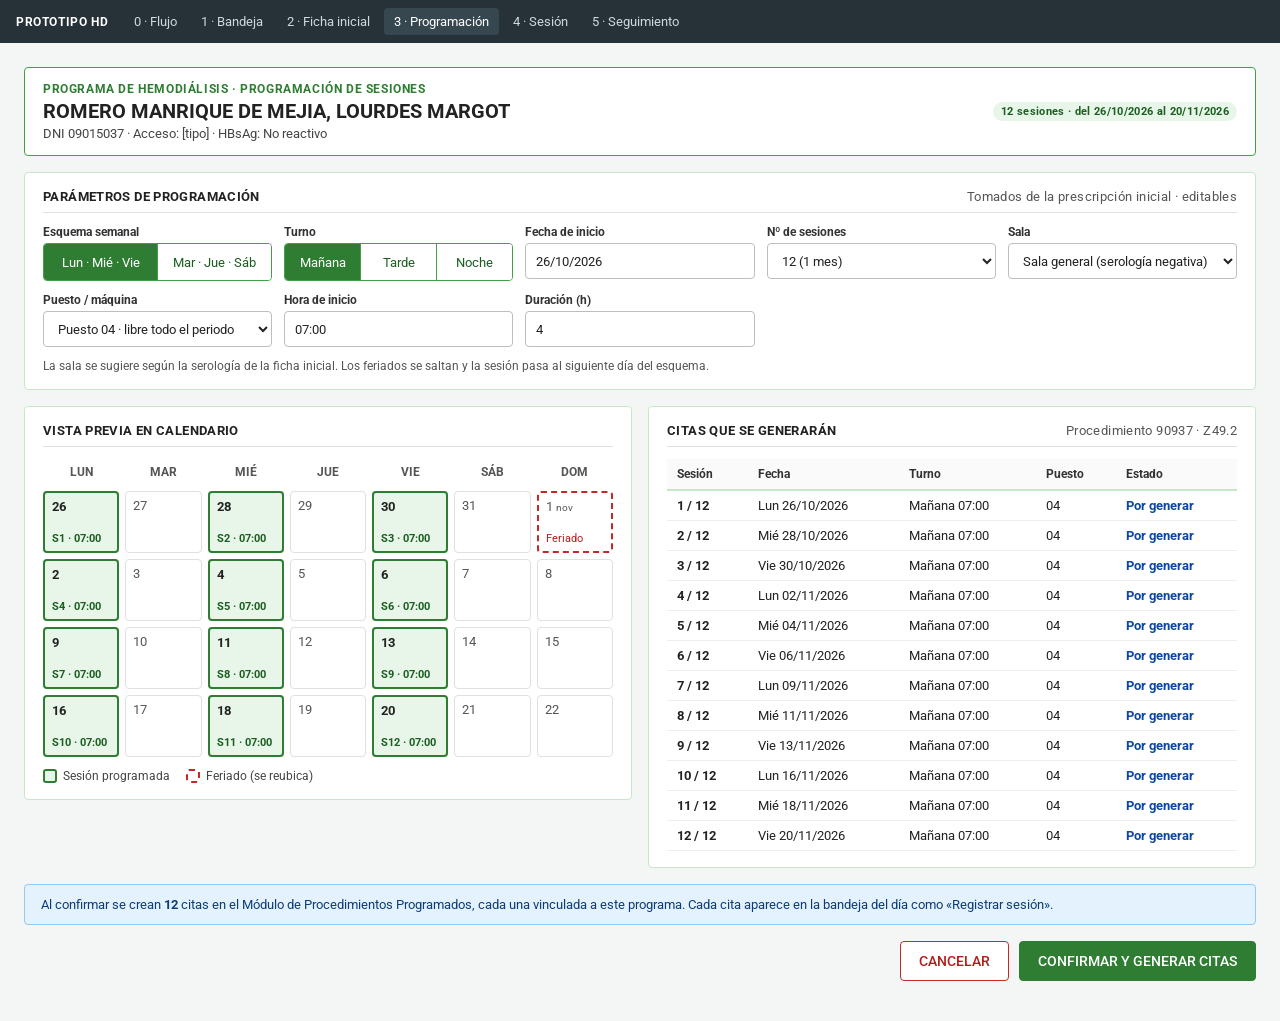
<file: programacion.html>
<!doctype html>
<html lang="es">
<head>
<meta charset="utf-8">
<meta name="viewport" content="width=device-width, initial-scale=1">
<title>Programación de sesiones · Hemodiálisis · SIGESAPOL</title>
<link rel="preconnect" href="https://fonts.googleapis.com">
<link href="https://fonts.googleapis.com/css2?family=Roboto:wght@400;500;700&display=swap" rel="stylesheet">
<link rel="stylesheet" href="css/hd.css">
</head>
<body>
<nav class="proto-nav" aria-label="Pantallas del prototipo">
  <strong>PROTOTIPO HD</strong>
  <a href="index.html">0 · Flujo</a>
  <a href="bandeja.html">1 · Bandeja</a>
  <a href="ficha-inicial.html">2 · Ficha inicial</a>
  <a href="programacion.html">3 · Programación</a>
  <a href="sesion.html">4 · Sesión</a>
  <a href="seguimiento.html">5 · Seguimiento</a>
</nav>

<main class="contenedor">
  <div class="cabecera">
    <div class="pila">
      <span class="eyebrow">PROGRAMA DE HEMODIÁLISIS · PROGRAMACIÓN DE SESIONES</span>
      <h1 class="grande" style="margin:0">ROMERO MANRIQUE DE MEJIA, LOURDES MARGOT</h1>
      <span class="meta">DNI 09015037 · Acceso: [tipo] · HBsAg: No reactivo</span>
    </div>
    <span id="resumen-prog" class="pill pill-verde"></span>
  </div>

  <form id="form-programacion" style="display:flex;flex-direction:column;gap:16px">
    <div class="panel">
      <div class="panel-titulo"><span>PARÁMETROS DE PROGRAMACIÓN</span><span class="sub">Tomados de la prescripción inicial · editables</span></div>
      <div class="grid-campos">
        <div><span class="lbl" id="lb-esquema">Esquema semanal</span>
          <div id="seg-esquema" class="segmentado" role="group" aria-labelledby="lb-esquema">
            <button type="button" data-valor="LMV" aria-pressed="true">Lun · Mié · Vie</button>
            <button type="button" data-valor="MJS" aria-pressed="false">Mar · Jue · Sáb</button>
          </div></div>
        <div><span class="lbl" id="lb-turno">Turno</span>
          <div id="seg-turno" class="segmentado" role="group" aria-labelledby="lb-turno">
            <button type="button" data-valor="MANANA" aria-pressed="true">Mañana</button>
            <button type="button" data-valor="TARDE" aria-pressed="false">Tarde</button>
            <button type="button" data-valor="NOCHE" aria-pressed="false">Noche</button>
          </div></div>
        <div><label class="lbl" for="q-inicio">Fecha de inicio</label><input id="q-inicio" class="inp" value="26/10/2026" placeholder="dd/mm/aaaa"></div>
        <div><label class="lbl" for="q-sesiones">Nº de sesiones</label><select id="q-sesiones" class="inp"><option value="12">12 (1 mes)</option><option value="24">24 (2 meses)</option><option value="6">6</option></select></div>
        <div><label class="lbl" for="q-sala">Sala</label><select id="q-sala" class="inp"><option value="GENERAL">Sala general (serología negativa)</option><option value="AISLADA">Sala aislada HBsAg (+)</option></select></div>
        <div><label class="lbl" for="q-puesto">Puesto / máquina</label><select id="q-puesto" class="inp"><option value="04">Puesto 04 · libre todo el periodo</option><option value="07">Puesto 07 · ocupado 2 fechas</option></select></div>
        <div><label class="lbl" for="q-hora">Hora de inicio</label><input id="q-hora" class="inp" value="07:00"></div>
        <div><label class="lbl" for="q-duracion">Duración (h)</label><input id="q-duracion" class="inp" value="4"></div>
      </div>
      <p class="nota" style="margin:0">La sala se sugiere según la serología de la ficha inicial. Los feriados se saltan y la sesión pasa al siguiente día del esquema.</p>
    </div>

    <div class="grid-2" style="grid-template-columns:repeat(auto-fit,minmax(440px,1fr))">
      <div class="panel">
        <div class="panel-titulo"><span>VISTA PREVIA EN CALENDARIO</span></div>
        <div id="calendario" class="calendario" aria-live="polite"></div>
        <div class="leyenda">
          <span><i class="cuadro" style="border:2px solid var(--verde);background:var(--verde-fondo)"></i>Sesión programada</span>
          <span><i class="cuadro" style="border:2px dashed var(--rojo)"></i>Feriado (se reubica)</span>
        </div>
      </div>
      <div class="panel">
        <div class="panel-titulo"><span>CITAS QUE SE GENERARÁN</span><span class="sub">Procedimiento 90937 · Z49.2</span></div>
        <div class="tabla-wrap" style="max-height:520px;overflow-y:auto">
          <table id="tabla-citas" class="tabla" style="min-width:420px">
            <thead><tr><th>Sesión</th><th>Fecha</th><th>Turno</th><th>Puesto</th><th>Estado</th></tr></thead>
            <tbody></tbody>
          </table>
        </div>
      </div>
    </div>

    <div class="aviso aviso-azul" role="note">
      <div>Al confirmar se crean <b id="txt-total-citas">12</b> citas en el Módulo de Procedimientos Programados, cada una vinculada a este programa. Cada cita aparece en la bandeja del día como «Registrar sesión».</div>
    </div>

    <div class="fila-acciones">
      <a class="btn btn-rojo" href="bandeja.html">CANCELAR</a>
      <button type="submit" class="btn btn-primario">CONFIRMAR Y GENERAR CITAS</button>
    </div>
  </form>
</main>
<script src="js/hd.js"></script>
</body>
</html>
</file>
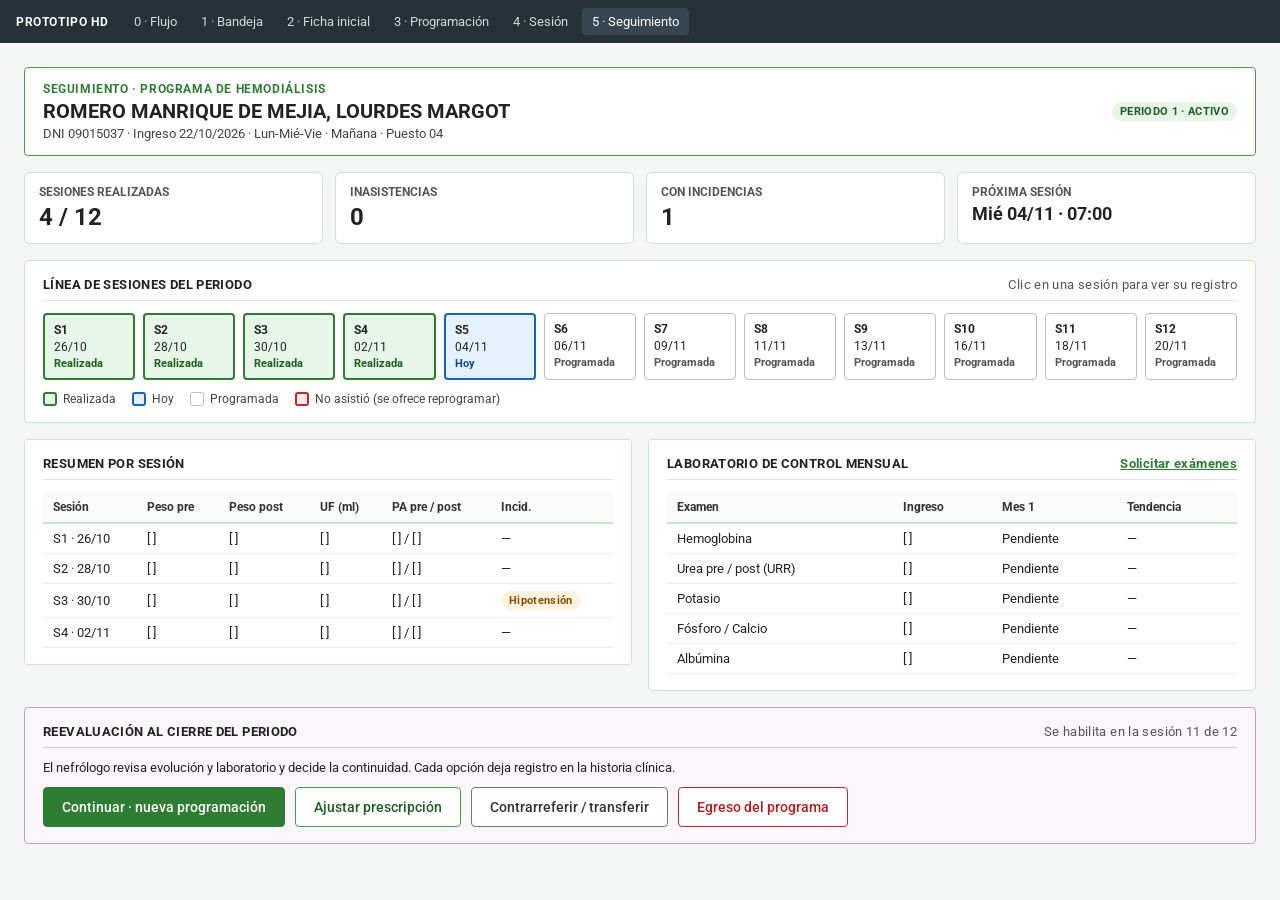
<file: seguimiento.html>
<!doctype html>
<html lang="es">
<head>
<meta charset="utf-8">
<meta name="viewport" content="width=device-width, initial-scale=1">
<title>Seguimiento · Programa de Hemodiálisis · SIGESAPOL</title>
<link rel="preconnect" href="https://fonts.googleapis.com">
<link href="https://fonts.googleapis.com/css2?family=Roboto:wght@400;500;700&display=swap" rel="stylesheet">
<link rel="stylesheet" href="css/hd.css">
</head>
<body>
<nav class="proto-nav" aria-label="Pantallas del prototipo">
  <strong>PROTOTIPO HD</strong>
  <a href="index.html">0 · Flujo</a>
  <a href="bandeja.html">1 · Bandeja</a>
  <a href="ficha-inicial.html">2 · Ficha inicial</a>
  <a href="programacion.html">3 · Programación</a>
  <a href="sesion.html">4 · Sesión</a>
  <a href="seguimiento.html">5 · Seguimiento</a>
</nav>

<main class="contenedor">
  <div class="cabecera">
    <div class="pila">
      <span class="eyebrow">SEGUIMIENTO · PROGRAMA DE HEMODIÁLISIS</span>
      <h1 class="grande" style="margin:0">ROMERO MANRIQUE DE MEJIA, LOURDES MARGOT</h1>
      <span class="meta">DNI 09015037 · Ingreso 22/10/2026 · Lun-Mié-Vie · Mañana · Puesto 04</span>
    </div>
    <span class="pill pill-verde">PERIODO 1 · ACTIVO</span>
  </div>

  <div class="kpis">
    <div class="kpi"><span class="k">SESIONES REALIZADAS</span><span id="kpi-realizadas" class="v">—</span></div>
    <div class="kpi"><span class="k">INASISTENCIAS</span><span id="kpi-faltas" class="v">—</span></div>
    <div class="kpi"><span class="k">CON INCIDENCIAS</span><span class="v">1</span></div>
    <div class="kpi"><span class="k">PRÓXIMA SESIÓN</span><span class="v" style="font-size:18px">Mié 04/11 · 07:00</span></div>
  </div>

  <section class="panel">
    <div class="panel-titulo"><span>LÍNEA DE SESIONES DEL PERIODO</span><span class="sub">Clic en una sesión para ver su registro</span></div>
    <div id="linea-sesiones" class="linea-sesiones"></div>
    <div class="leyenda">
      <span><i class="cuadro" style="border:2px solid var(--verde);background:var(--verde-fondo)"></i>Realizada</span>
      <span><i class="cuadro" style="border:2px solid #1565c0;background:var(--azul-fondo)"></i>Hoy</span>
      <span><i class="cuadro" style="border:1px solid var(--borde)"></i>Programada</span>
      <span><i class="cuadro" style="border:2px solid var(--rojo);background:#ffebee"></i>No asistió (se ofrece reprogramar)</span>
    </div>
  </section>

  <div class="grid-2" style="grid-template-columns:repeat(auto-fit,minmax(440px,1fr))">
    <section class="panel">
      <div class="panel-titulo">RESUMEN POR SESIÓN</div>
      <div class="tabla-wrap">
        <table class="tabla" style="min-width:440px">
          <thead><tr><th>Sesión</th><th>Peso pre</th><th>Peso post</th><th>UF (ml)</th><th>PA pre / post</th><th>Incid.</th></tr></thead>
          <tbody>
            <tr><td>S1 · 26/10</td><td>[ ]</td><td>[ ]</td><td>[ ]</td><td>[ ] / [ ]</td><td>—</td></tr>
            <tr><td>S2 · 28/10</td><td>[ ]</td><td>[ ]</td><td>[ ]</td><td>[ ] / [ ]</td><td>—</td></tr>
            <tr><td>S3 · 30/10</td><td>[ ]</td><td>[ ]</td><td>[ ]</td><td>[ ] / [ ]</td><td><span class="pill pill-naranja">Hipotensión</span></td></tr>
            <tr><td>S4 · 02/11</td><td>[ ]</td><td>[ ]</td><td>[ ]</td><td>[ ] / [ ]</td><td>—</td></tr>
          </tbody>
        </table>
      </div>
    </section>

    <section class="panel">
      <div class="panel-titulo"><span>LABORATORIO DE CONTROL MENSUAL</span><a href="#">Solicitar exámenes</a></div>
      <table class="tabla">
        <thead><tr><th>Examen</th><th>Ingreso</th><th>Mes 1</th><th>Tendencia</th></tr></thead>
        <tbody>
          <tr><td>Hemoglobina</td><td>[ ]</td><td>Pendiente</td><td>—</td></tr>
          <tr><td>Urea pre / post (URR)</td><td>[ ]</td><td>Pendiente</td><td>—</td></tr>
          <tr><td>Potasio</td><td>[ ]</td><td>Pendiente</td><td>—</td></tr>
          <tr><td>Fósforo / Calcio</td><td>[ ]</td><td>Pendiente</td><td>—</td></tr>
          <tr><td>Albúmina</td><td>[ ]</td><td>Pendiente</td><td>—</td></tr>
        </tbody>
      </table>
    </section>
  </div>

  <section id="reevaluacion" class="panel" style="border-color:#ce93d8;background:#fbf6fc">
    <div class="panel-titulo" style="border-color:#e1bee7"><span>REEVALUACIÓN AL CIERRE DEL PERIODO</span><span class="sub">Se habilita en la sesión 11 de 12</span></div>
    <p style="margin:0;font-size:13px">El nefrólogo revisa evolución y laboratorio y decide la continuidad. Cada opción deja registro en la historia clínica.</p>
    <div style="display:flex;flex-wrap:wrap;gap:10px">
      <a class="btn btn-primario" href="programacion.html">Continuar · nueva programación</a>
      <a class="btn btn-verde" href="ficha-inicial.html">Ajustar prescripción</a>
      <button type="button" class="btn btn-gris">Contrarreferir / transferir</button>
      <button type="button" class="btn btn-rojo">Egreso del programa</button>
    </div>
  </section>
</main>
<script src="js/hd.js"></script>
</body>
</html>
</file>
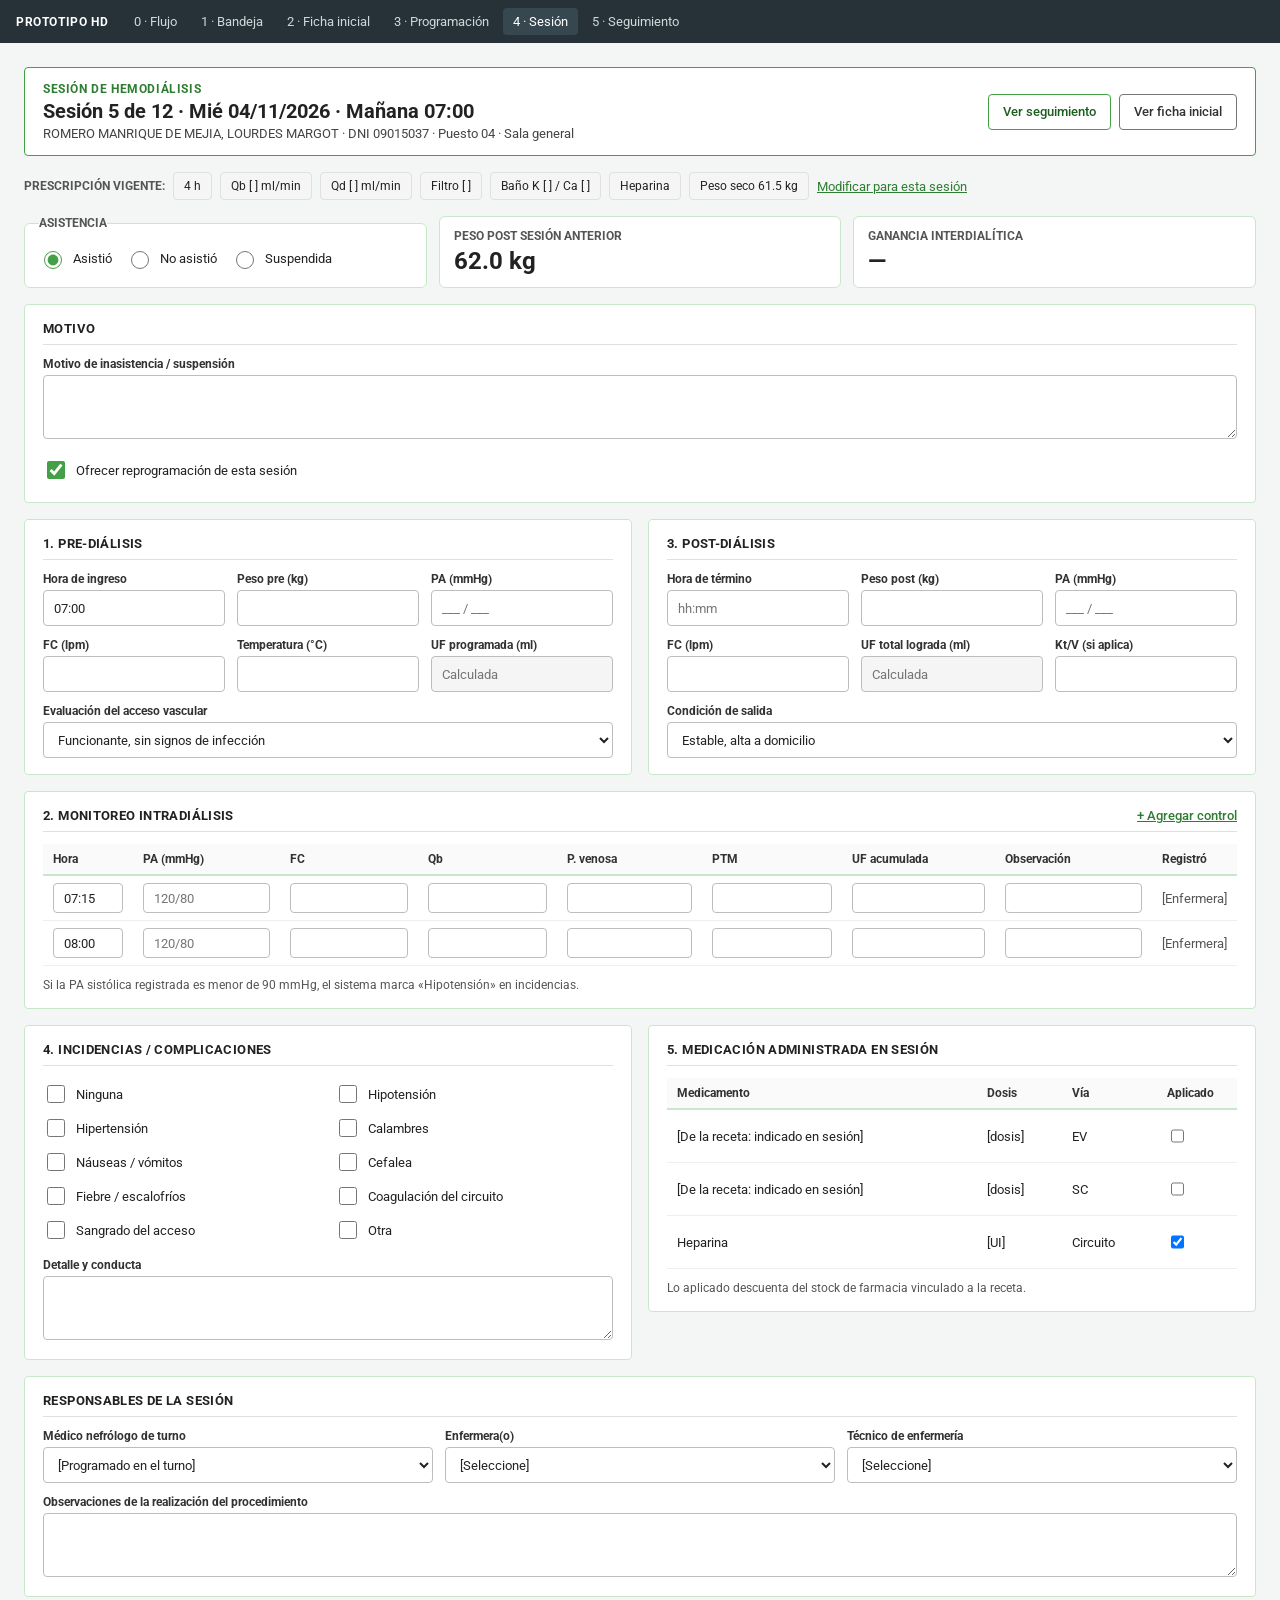
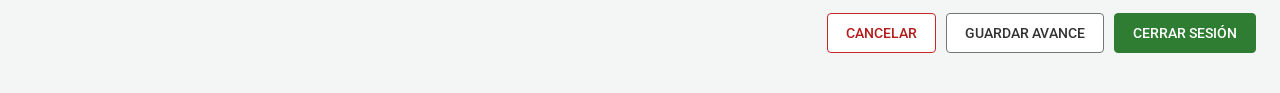
<file: sesion.html>
<!doctype html>
<html lang="es">
<head>
<meta charset="utf-8">
<meta name="viewport" content="width=device-width, initial-scale=1">
<title>Registro de sesión · Hemodiálisis · SIGESAPOL</title>
<link rel="preconnect" href="https://fonts.googleapis.com">
<link href="https://fonts.googleapis.com/css2?family=Roboto:wght@400;500;700&display=swap" rel="stylesheet">
<link rel="stylesheet" href="css/hd.css">
</head>
<body>
<nav class="proto-nav" aria-label="Pantallas del prototipo">
  <strong>PROTOTIPO HD</strong>
  <a href="index.html">0 · Flujo</a>
  <a href="bandeja.html">1 · Bandeja</a>
  <a href="ficha-inicial.html">2 · Ficha inicial</a>
  <a href="programacion.html">3 · Programación</a>
  <a href="sesion.html">4 · Sesión</a>
  <a href="seguimiento.html">5 · Seguimiento</a>
</nav>

<main class="contenedor">
  <div class="cabecera">
    <div class="pila">
      <span class="eyebrow">SESIÓN DE HEMODIÁLISIS</span>
      <h1 class="grande" style="margin:0">Sesión 5 de 12 · Mié 04/11/2026 · Mañana 07:00</h1>
      <span class="meta">ROMERO MANRIQUE DE MEJIA, LOURDES MARGOT · DNI 09015037 · Puesto 04 · Sala general</span>
    </div>
    <div style="display:flex;gap:8px;flex-wrap:wrap">
      <a class="btn sm btn-verde" href="seguimiento.html">Ver seguimiento</a>
      <a class="btn sm btn-gris" href="ficha-inicial.html">Ver ficha inicial</a>
    </div>
  </div>

  <!-- data-*: valores que en producción envía el backend -->
  <form id="form-sesion" data-peso-post-anterior="62.0" data-peso-seco="61.5" style="display:flex;flex-direction:column;gap:16px" novalidate>

    <div style="display:flex;flex-wrap:wrap;gap:8px;align-items:center">
      <span style="font-size:12px;font-weight:700;color:var(--texto-3)">PRESCRIPCIÓN VIGENTE:</span>
      <span class="chip">4 h</span><span class="chip">Qb [ ] ml/min</span><span class="chip">Qd [ ] ml/min</span><span class="chip">Filtro [ ]</span><span class="chip">Baño K [ ] / Ca [ ]</span><span class="chip">Heparina</span><span class="chip">Peso seco 61.5 kg</span>
      <a href="#" style="font-size:12.5px">Modificar para esta sesión</a>
    </div>

    <div class="kpis">
      <fieldset class="kpi" style="margin:0"><legend class="k" style="padding:0">ASISTENCIA</legend>
        <div style="display:flex;gap:6px 14px;flex-wrap:wrap">
          <label class="chk"><input type="radio" name="asistencia" value="ASISTIO" checked> Asistió</label>
          <label class="chk"><input type="radio" name="asistencia" value="NO_ASISTIO"> No asistió</label>
          <label class="chk"><input type="radio" name="asistencia" value="SUSPENDIDA"> Suspendida</label>
        </div>
      </fieldset>
      <div class="kpi"><span class="k">PESO POST SESIÓN ANTERIOR</span><span class="v">62.0 kg</span></div>
      <div class="kpi"><span class="k">GANANCIA INTERDIALÍTICA</span><span id="kpi-ganancia" class="v">—</span></div>
    </div>

    <div id="motivo-inasistencia" class="panel" hidden>
      <div class="panel-titulo">MOTIVO</div>
      <div><label class="lbl" for="m-motivo">Motivo de inasistencia / suspensión</label><textarea id="m-motivo" class="inp"></textarea></div>
      <label class="chk"><input type="checkbox" checked> Ofrecer reprogramación de esta sesión</label>
    </div>

    <div class="grid-2" data-clinico>
      <fieldset class="panel" style="margin:0"><legend class="sr-only">Pre-diálisis</legend>
        <div class="panel-titulo">1. PRE-DIÁLISIS</div>
        <div class="grid-campos compacto">
          <div><label class="lbl" for="s-hora">Hora de ingreso</label><input id="s-hora" class="inp" value="07:00"></div>
          <div><label class="lbl" for="s-peso-pre">Peso pre (kg)</label><input id="s-peso-pre" class="inp" inputmode="decimal"></div>
          <div><label class="lbl" for="s-pa">PA (mmHg)</label><input id="s-pa" class="inp" placeholder="___ / ___"></div>
          <div><label class="lbl" for="s-fc">FC (lpm)</label><input id="s-fc" class="inp" inputmode="numeric"></div>
          <div><label class="lbl" for="s-temp">Temperatura (°C)</label><input id="s-temp" class="inp" inputmode="decimal"></div>
          <div><label class="lbl" for="s-uf-prog">UF programada (ml)</label><input id="s-uf-prog" class="inp" placeholder="Calculada" readonly></div>
        </div>
        <div><label class="lbl" for="s-acceso">Evaluación del acceso vascular</label><select id="s-acceso" class="inp"><option>Funcionante, sin signos de infección</option><option>Con signos de infección</option><option>Disfuncional / bajo flujo</option></select></div>
      </fieldset>

      <fieldset class="panel" style="margin:0"><legend class="sr-only">Post-diálisis</legend>
        <div class="panel-titulo">3. POST-DIÁLISIS</div>
        <div class="grid-campos compacto">
          <div><label class="lbl" for="t-hora">Hora de término</label><input id="t-hora" class="inp" placeholder="hh:mm"></div>
          <div><label class="lbl" for="s-peso-post">Peso post (kg)</label><input id="s-peso-post" class="inp" inputmode="decimal"></div>
          <div><label class="lbl" for="t-pa">PA (mmHg)</label><input id="t-pa" class="inp" placeholder="___ / ___"></div>
          <div><label class="lbl" for="t-fc">FC (lpm)</label><input id="t-fc" class="inp" inputmode="numeric"></div>
          <div><label class="lbl" for="t-uf">UF total lograda (ml)</label><input id="t-uf" class="inp" placeholder="Calculada" readonly></div>
          <div><label class="lbl" for="t-ktv">Kt/V (si aplica)</label><input id="t-ktv" class="inp" inputmode="decimal"></div>
        </div>
        <div><label class="lbl" for="t-salida">Condición de salida</label><select id="t-salida" class="inp"><option>Estable, alta a domicilio</option><option>Referido a Emergencia</option><option>Hospitalizado</option></select></div>
      </fieldset>
    </div>

    <section class="panel" data-clinico>
      <div class="panel-titulo"><span>2. MONITOREO INTRADIÁLISIS</span><button type="button" id="btn-agregar-control" class="link-btn">+ Agregar control</button></div>
      <div class="tabla-wrap">
        <table id="tabla-monitoreo" class="tabla" style="min-width:880px">
          <thead><tr><th style="width:90px">Hora</th><th>PA (mmHg)</th><th>FC</th><th>Qb</th><th>P. venosa</th><th>PTM</th><th>UF acumulada</th><th>Observación</th><th>Registró</th></tr></thead>
          <tbody>
            <tr><td><input class="inp sm" value="07:15" aria-label="Hora"></td><td><input class="inp sm" aria-label="PA" placeholder="120/80"></td><td><input class="inp sm" aria-label="FC"></td><td><input class="inp sm" aria-label="Qb"></td><td><input class="inp sm" aria-label="Presión venosa"></td><td><input class="inp sm" aria-label="PTM"></td><td><input class="inp sm" aria-label="UF acumulada"></td><td><input class="inp sm" aria-label="Observación"></td><td class="nota">[Enfermera]</td></tr>
            <tr><td><input class="inp sm" value="08:00" aria-label="Hora"></td><td><input class="inp sm" aria-label="PA" placeholder="120/80"></td><td><input class="inp sm" aria-label="FC"></td><td><input class="inp sm" aria-label="Qb"></td><td><input class="inp sm" aria-label="Presión venosa"></td><td><input class="inp sm" aria-label="PTM"></td><td><input class="inp sm" aria-label="UF acumulada"></td><td><input class="inp sm" aria-label="Observación"></td><td class="nota">[Enfermera]</td></tr>
          </tbody>
        </table>
      </div>
      <p class="nota" style="margin:0">Si la PA sistólica registrada es menor de 90 mmHg, el sistema marca «Hipotensión» en incidencias.</p>
    </section>

    <div class="grid-2" data-clinico>
      <fieldset class="panel" style="margin:0"><legend class="sr-only">Incidencias</legend>
        <div class="panel-titulo">4. INCIDENCIAS / COMPLICACIONES</div>
        <div id="incidencias" class="checks-2" data-grupo-excluyente>
          <label class="chk"><input type="checkbox" id="inc-ninguna" data-ninguna> Ninguna</label>
          <label class="chk"><input type="checkbox" id="inc-hipotension"> Hipotensión</label>
          <label class="chk"><input type="checkbox"> Hipertensión</label>
          <label class="chk"><input type="checkbox"> Calambres</label>
          <label class="chk"><input type="checkbox"> Náuseas / vómitos</label>
          <label class="chk"><input type="checkbox"> Cefalea</label>
          <label class="chk"><input type="checkbox"> Fiebre / escalofríos</label>
          <label class="chk"><input type="checkbox"> Coagulación del circuito</label>
          <label class="chk"><input type="checkbox"> Sangrado del acceso</label>
          <label class="chk"><input type="checkbox"> Otra</label>
        </div>
        <div><label class="lbl" for="i-detalle">Detalle y conducta</label><textarea id="i-detalle" class="inp"></textarea></div>
      </fieldset>

      <section class="panel">
        <div class="panel-titulo">5. MEDICACIÓN ADMINISTRADA EN SESIÓN</div>
        <table class="tabla">
          <thead><tr><th>Medicamento</th><th>Dosis</th><th>Vía</th><th style="width:80px">Aplicado</th></tr></thead>
          <tbody>
            <tr><td>[De la receta: indicado en sesión]</td><td>[dosis]</td><td>EV</td><td><input type="checkbox" class="chk" aria-label="Aplicado"></td></tr>
            <tr><td>[De la receta: indicado en sesión]</td><td>[dosis]</td><td>SC</td><td><input type="checkbox" class="chk" aria-label="Aplicado"></td></tr>
            <tr><td>Heparina</td><td>[UI]</td><td>Circuito</td><td><input type="checkbox" class="chk" aria-label="Aplicado" checked></td></tr>
          </tbody>
        </table>
        <p class="nota" style="margin:0">Lo aplicado descuenta del stock de farmacia vinculado a la receta.</p>
      </section>
    </div>

    <fieldset class="panel" style="margin:0"><legend class="sr-only">Responsables</legend>
      <div class="panel-titulo">RESPONSABLES DE LA SESIÓN</div>
      <div class="grid-campos">
        <div><label class="lbl" for="r-medico">Médico nefrólogo de turno</label><select id="r-medico" class="inp"><option>[Programado en el turno]</option></select></div>
        <div><label class="lbl" for="r-enf">Enfermera(o)</label><select id="r-enf" class="inp"><option>[Seleccione]</option></select></div>
        <div><label class="lbl" for="r-tec">Técnico de enfermería</label><select id="r-tec" class="inp"><option>[Seleccione]</option></select></div>
      </div>
      <div><label class="lbl" for="r-obs">Observaciones de la realización del procedimiento</label><textarea id="r-obs" class="inp"></textarea></div>
    </fieldset>

    <div class="fila-acciones">
      <a class="btn btn-rojo" href="bandeja.html">CANCELAR</a>
      <button type="button" id="btn-avance" class="btn btn-gris">GUARDAR AVANCE</button>
      <button type="submit" class="btn btn-primario">CERRAR SESIÓN</button>
    </div>
  </form>
</main>
<script src="js/hd.js"></script>
</body>
</html>
</file>
<file: css/hd.css>
/* =========================================================
   SIGESAPOL · Módulo de Hemodiálisis (Nefrología)
   Hoja de estilos del prototipo
   ========================================================= */
:root {
  --verde: #2e7d32;
  --verde-osc: #1b5e20;
  --verde-borde: #43a047;
  --verde-suave: #c8e6c9;
  --verde-fondo: #e8f5e9;
  --rojo: #c62828;
  --rojo-osc: #b71c1c;
  --azul: #0d47a1;
  --azul-fondo: #e3f2fd;
  --naranja: #8a4b00;
  --naranja-fondo: #fff3e0;
  --morado: #4a148c;
  --morado-fondo: #f3e5f5;
  --texto: #222;
  --texto-2: #444;
  --texto-3: #555;
  --borde: #bdbdbd;
  --borde-2: #e0e0e0;
  --fondo: #f4f6f5;
}

* { box-sizing: border-box; }
body { margin: 0; font-family: Roboto, Arial, sans-serif; color: var(--texto); background: var(--fondo); font-size: 13px; }
a { color: var(--verde); }
a:hover { color: var(--verde-osc); }

/* ---------- Barra de navegación del prototipo ---------- */
.proto-nav { background: #263238; color: #fff; display: flex; flex-wrap: wrap; gap: 4px; padding: 8px 16px; align-items: center; }
.proto-nav strong { margin-right: 12px; font-size: 12px; letter-spacing: .05em; }
.proto-nav a { color: #cfd8dc; text-decoration: none; padding: 6px 10px; border-radius: 4px; font-size: 12.5px; }
.proto-nav a:hover, .proto-nav a.activo { background: #37474f; color: #fff; }

/* ---------- Layout ---------- */
.contenedor { max-width: 1280px; margin: 0 auto; padding: 24px 24px 40px; display: flex; flex-direction: column; gap: 16px; }
.titulo-modulo { font-size: 15px; font-weight: 700; }
.grid-2 { display: grid; grid-template-columns: repeat(auto-fit, minmax(380px, 1fr)); gap: 16px; align-items: start; }
.grid-campos { display: grid; grid-template-columns: repeat(auto-fit, minmax(190px, 1fr)); gap: 12px; }
.grid-campos.compacto { grid-template-columns: repeat(auto-fit, minmax(150px, 1fr)); }
.fila-acciones { display: flex; flex-wrap: wrap; gap: 10px; justify-content: flex-end; }
.nota { font-size: 12px; color: var(--texto-3); }

/* ---------- Paneles ---------- */
.panel { background: #fff; border: 1px solid var(--verde-suave); border-radius: 4px; padding: 16px 18px; display: flex; flex-direction: column; gap: 12px; }
.panel-titulo { font-size: 12.5px; font-weight: 700; letter-spacing: .03em; padding-bottom: 8px; border-bottom: 1px solid var(--borde-2); display: flex; justify-content: space-between; gap: 8px; flex-wrap: wrap; }
.panel-titulo .sub { font-weight: 400; color: var(--texto-3); }
.cabecera { background: #fff; border: 1px solid var(--verde-borde); border-radius: 4px; padding: 14px 18px; display: flex; flex-wrap: wrap; gap: 12px 28px; align-items: center; justify-content: space-between; }
.cabecera .eyebrow { font-size: 12px; font-weight: 700; color: var(--verde); letter-spacing: .05em; }
.cabecera .grande { font-size: 20px; font-weight: 700; }
.cabecera .meta { font-size: 13px; color: var(--texto-2); }
.cabecera .pila { display: flex; flex-direction: column; gap: 3px; }

.kv { display: grid; grid-template-columns: 160px 1fr; gap: 4px 10px; font-size: 12.5px; }
.kv .k { font-weight: 700; color: #333; }

/* ---------- Formularios ---------- */
.lbl { font-size: 12px; font-weight: 700; color: #333; display: block; margin-bottom: 4px; }
.inp { width: 100%; height: 36px; border: 1px solid var(--borde); border-radius: 4px; padding: 0 10px; font: inherit; font-size: 13px; background: #fff; color: var(--texto); }
.inp:focus { outline: 2px solid var(--verde-borde); outline-offset: -1px; border-color: var(--verde-borde); }
.inp.sm { height: 30px; }
.inp[disabled], .inp[readonly] { background: #f5f5f5; }
textarea.inp { height: 64px; padding: 8px 10px; resize: vertical; }
.inp.error { border-color: var(--rojo); background: #fff5f5; }
.chk { display: flex; align-items: center; gap: 8px; font-size: 13px; min-height: 32px; }
.chk input { width: 18px; height: 18px; accent-color: var(--verde-borde); }
.checks { display: flex; flex-wrap: wrap; gap: 4px 22px; }
.checks-2 { display: grid; grid-template-columns: repeat(2, minmax(0, 1fr)); gap: 2px 14px; }
.sr-only { position: absolute; width: 1px; height: 1px; overflow: hidden; clip: rect(0 0 0 0); white-space: nowrap; }

.segmentado { display: flex; border: 1px solid var(--verde-borde); border-radius: 4px; overflow: hidden; }
.segmentado button { flex: 1; min-height: 36px; border: none; border-right: 1px solid var(--verde-borde); background: #fff; font: inherit; font-size: 13px; color: var(--verde-osc); cursor: pointer; }
.segmentado button:last-child { border-right: none; }
.segmentado button[aria-pressed="true"] { background: var(--verde); color: #fff; }

/* ---------- Botones ---------- */
.btn { display: inline-flex; align-items: center; justify-content: center; gap: 6px; min-height: 40px; padding: 0 18px; border-radius: 4px; font: inherit; font-size: 13.5px; font-weight: 500; cursor: pointer; background: #fff; text-decoration: none; border: 1px solid var(--borde); color: #333; }
.btn.sm { min-height: 36px; padding: 0 14px; font-size: 13px; }
.btn-verde { border-color: var(--verde-borde); color: var(--verde-osc); }
.btn-primario { border-color: var(--verde); background: var(--verde); color: #fff; }
.btn-primario:hover { background: var(--verde-osc); color: #fff; }
.btn-rojo { border-color: var(--rojo); color: var(--rojo-osc); }
.btn-gris { border-color: #757575; color: #333; }
.btn-ambar { border-color: #f9a825; color: #5d4300; }
.link-btn { background: none; border: none; padding: 0; font: inherit; color: var(--verde); cursor: pointer; text-decoration: underline; font-weight: 500; }

/* ---------- Pestañas ---------- */
.tabs { display: flex; flex-wrap: wrap; gap: 2px; border-bottom: 1px solid var(--verde-suave); }
.tab { font: inherit; font-size: 12px; padding: 10px 12px; color: #333; border: 1px solid transparent; border-bottom: none; border-radius: 4px 4px 0 0; background: none; cursor: pointer; }
.tab[aria-selected="true"] { border-color: var(--verde-borde); background: #fff; font-weight: 700; color: var(--verde-osc); }
.tab-panel[hidden] { display: none !important; }

/* ---------- Tablas ---------- */
.tabla-wrap { overflow-x: auto; }
.tabla { width: 100%; border-collapse: collapse; }
.tabla th { font-size: 11.5px; font-weight: 700; color: #333; text-align: left; padding: 8px 10px; border-bottom: 2px solid var(--verde-suave); background: #fafafa; }
.tabla td { font-size: 12.5px; padding: 7px 10px; border-bottom: 1px solid #eee; vertical-align: middle; }
.tabla.amplia td { padding: 10px; vertical-align: top; line-height: 1.45; }
.tabla .grupo td { font-weight: 700; background: #f7fbf7; }

/* ---------- Etiquetas ---------- */
.pill { display: inline-block; font-size: 11px; font-weight: 700; padding: 3px 8px; border-radius: 10px; letter-spacing: .03em; }
.pill-verde { background: var(--verde-fondo); color: var(--verde-osc); }
.pill-azul { background: var(--azul-fondo); color: var(--azul); }
.pill-naranja { background: var(--naranja-fondo); color: var(--naranja); }
.pill-rojo { background: #ffebee; color: var(--rojo-osc); }
.pill-gris { background: #eee; color: #424242; }
.pill-morado { background: var(--morado-fondo); color: var(--morado); }
.origen-auto { display: inline-block; font-size: 10.5px; font-weight: 700; padding: 2px 7px; border-radius: 9px; background: var(--azul-fondo); color: var(--azul); }
.origen-manual { display: inline-block; font-size: 10.5px; font-weight: 700; padding: 2px 7px; border-radius: 9px; background: var(--naranja-fondo); color: var(--naranja); }
.chip { font-size: 12px; padding: 6px 10px; border-radius: 4px; background: #f5f5f5; border: 1px solid var(--borde-2); }

/* ---------- Avisos ---------- */
.aviso { border-radius: 4px; padding: 12px 16px; display: flex; gap: 12px; align-items: flex-start; font-size: 13px; }
.aviso svg { flex: 0 0 20px; }
.aviso-ambar { background: #fff8e1; border: 1px solid #f9a825; color: #4e3a00; }
.aviso-azul { background: var(--azul-fondo); border: 1px solid #90caf9; color: #0d3c78; }
.aviso-rojo { background: #ffebee; border: 1px solid #ef9a9a; color: #7f1010; }

/* ---------- Indicadores ---------- */
.kpis { display: flex; flex-wrap: wrap; gap: 12px; }
.kpi { background: #fff; border: 1px solid var(--verde-suave); border-radius: 6px; padding: 12px 14px; display: flex; flex-direction: column; gap: 4px; flex: 1 1 170px; }
.kpi .k { font-size: 11.5px; font-weight: 700; color: var(--texto-3); }
.kpi .v { font-size: 24px; font-weight: 700; }

/* ---------- Flujo (index) ---------- */
.flujo-fila { display: flex; align-items: stretch; flex-wrap: wrap; row-gap: 12px; }
.paso { border: 1px solid var(--borde); border-radius: 6px; background: #fff; padding: 14px; display: flex; flex-direction: column; gap: 6px; flex: 1 1 160px; min-width: 0; }
.paso.nuevo { border: 2px solid var(--verde-borde); background: #f1f8f1; }
.paso .num { font-size: 11px; font-weight: 700; color: var(--texto-3); letter-spacing: .06em; }
.paso .ttl { font-size: 15px; font-weight: 700; line-height: 1.25; }
.paso .txt { font-size: 12.5px; color: var(--texto-2); line-height: 1.4; }
.flecha { flex: 0 0 28px; display: flex; align-items: center; justify-content: center; color: #757575; }
.etiqueta-seccion { font-size: 12px; font-weight: 700; color: var(--texto-3); letter-spacing: .06em; }
.etiqueta-seccion.verde { color: var(--verde); }

/* ---------- Calendario ---------- */
.calendario { display: grid; grid-template-columns: repeat(7, minmax(0, 1fr)); gap: 6px; }
.calendario .dow { font-size: 11.5px; font-weight: 700; color: var(--texto-3); text-align: center; padding: 6px 0; }
.dia { min-height: 62px; border-radius: 4px; border: 1px solid var(--borde-2); background: #fff; padding: 6px 7px; display: flex; flex-direction: column; justify-content: space-between; font-size: 13px; color: var(--texto-3); }
.dia.vacio { border: none; background: transparent; }
.dia.sesion { border: 2px solid var(--verde); background: var(--verde-fondo); color: var(--texto); font-weight: 700; }
.dia.sesion small { font-size: 11px; color: var(--verde-osc); }
.dia .mes { font-size: 10px; font-weight: 400; color: var(--texto-3); }
.leyenda { display: flex; gap: 16px; flex-wrap: wrap; font-size: 12px; color: var(--texto-2); }
.leyenda span { display: flex; align-items: center; gap: 6px; }
.cuadro { width: 14px; height: 14px; border-radius: 3px; display: inline-block; }

/* ---------- Línea de sesiones ---------- */
.linea-sesiones { display: grid; grid-template-columns: repeat(auto-fill, minmax(88px, 1fr)); gap: 8px; }
.sesion-card { text-decoration: none; color: var(--texto); border-radius: 4px; padding: 8px 9px; display: flex; flex-direction: column; gap: 3px; min-height: 64px; border: 1px solid var(--borde); background: #fff; }
.sesion-card b { font-size: 12px; }
.sesion-card span { font-size: 12px; }
.sesion-card em { font-style: normal; font-size: 11px; font-weight: 700; color: var(--texto-3); }
.sesion-card.realizada { border: 2px solid var(--verde); background: var(--verde-fondo); }
.sesion-card.realizada em { color: var(--verde-osc); }
.sesion-card.hoy { border: 2px solid #1565c0; background: var(--azul-fondo); }
.sesion-card.hoy em { color: var(--azul); }
.sesion-card.falta { border: 2px solid var(--rojo); background: #ffebee; }
.sesion-card.falta em { color: var(--rojo-osc); }

/* ---------- Toast ---------- */
.toast { position: fixed; right: 20px; bottom: 20px; max-width: 360px; background: #263238; color: #fff; padding: 12px 16px; border-radius: 6px; font-size: 13px; box-shadow: 0 4px 16px rgba(0,0,0,.2); opacity: 0; transform: translateY(10px); transition: .2s; pointer-events: none; z-index: 10; }
.toast.visible { opacity: 1; transform: none; }

@media (max-width: 640px) {
  .contenedor { padding: 16px; }
  .kv { grid-template-columns: 1fr; }
  .flecha { display: none; }
  .grid-2 { grid-template-columns: 1fr; }
  .checks-2 { grid-template-columns: 1fr; }
}
</file>
